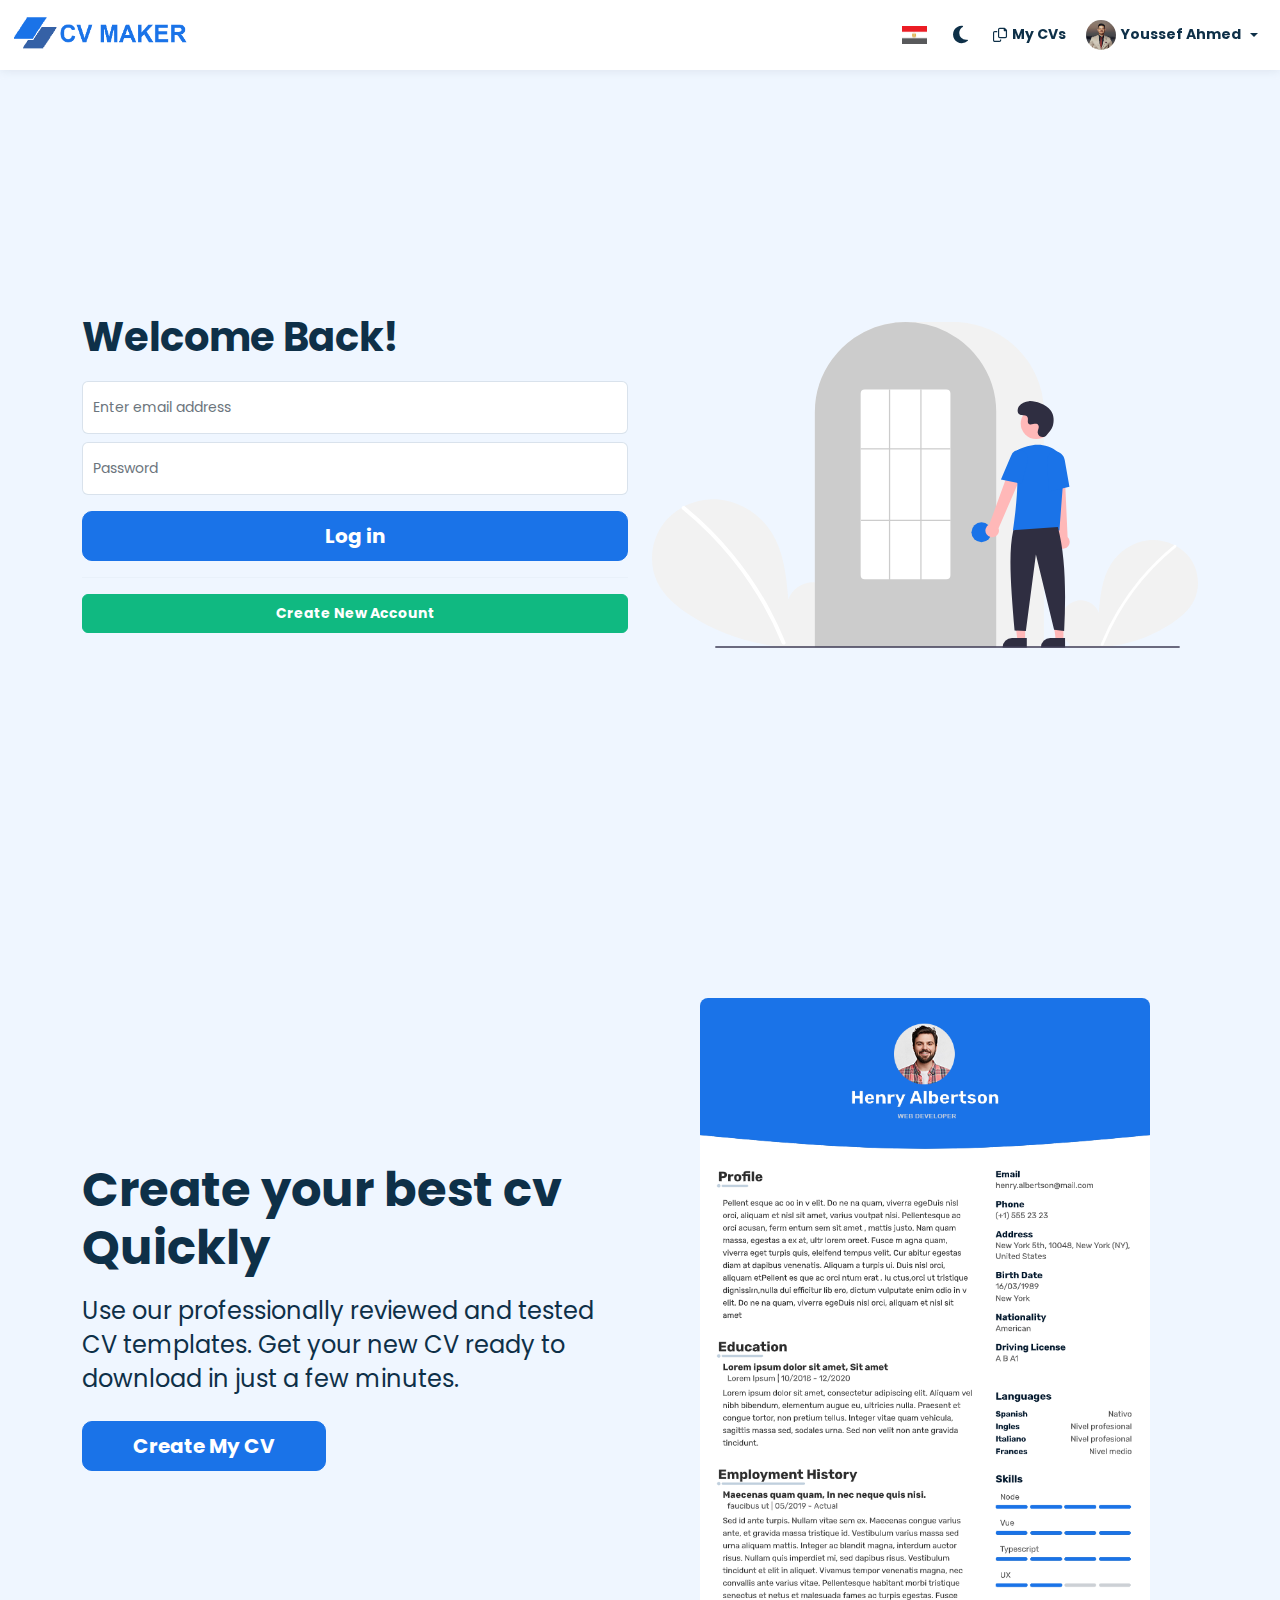
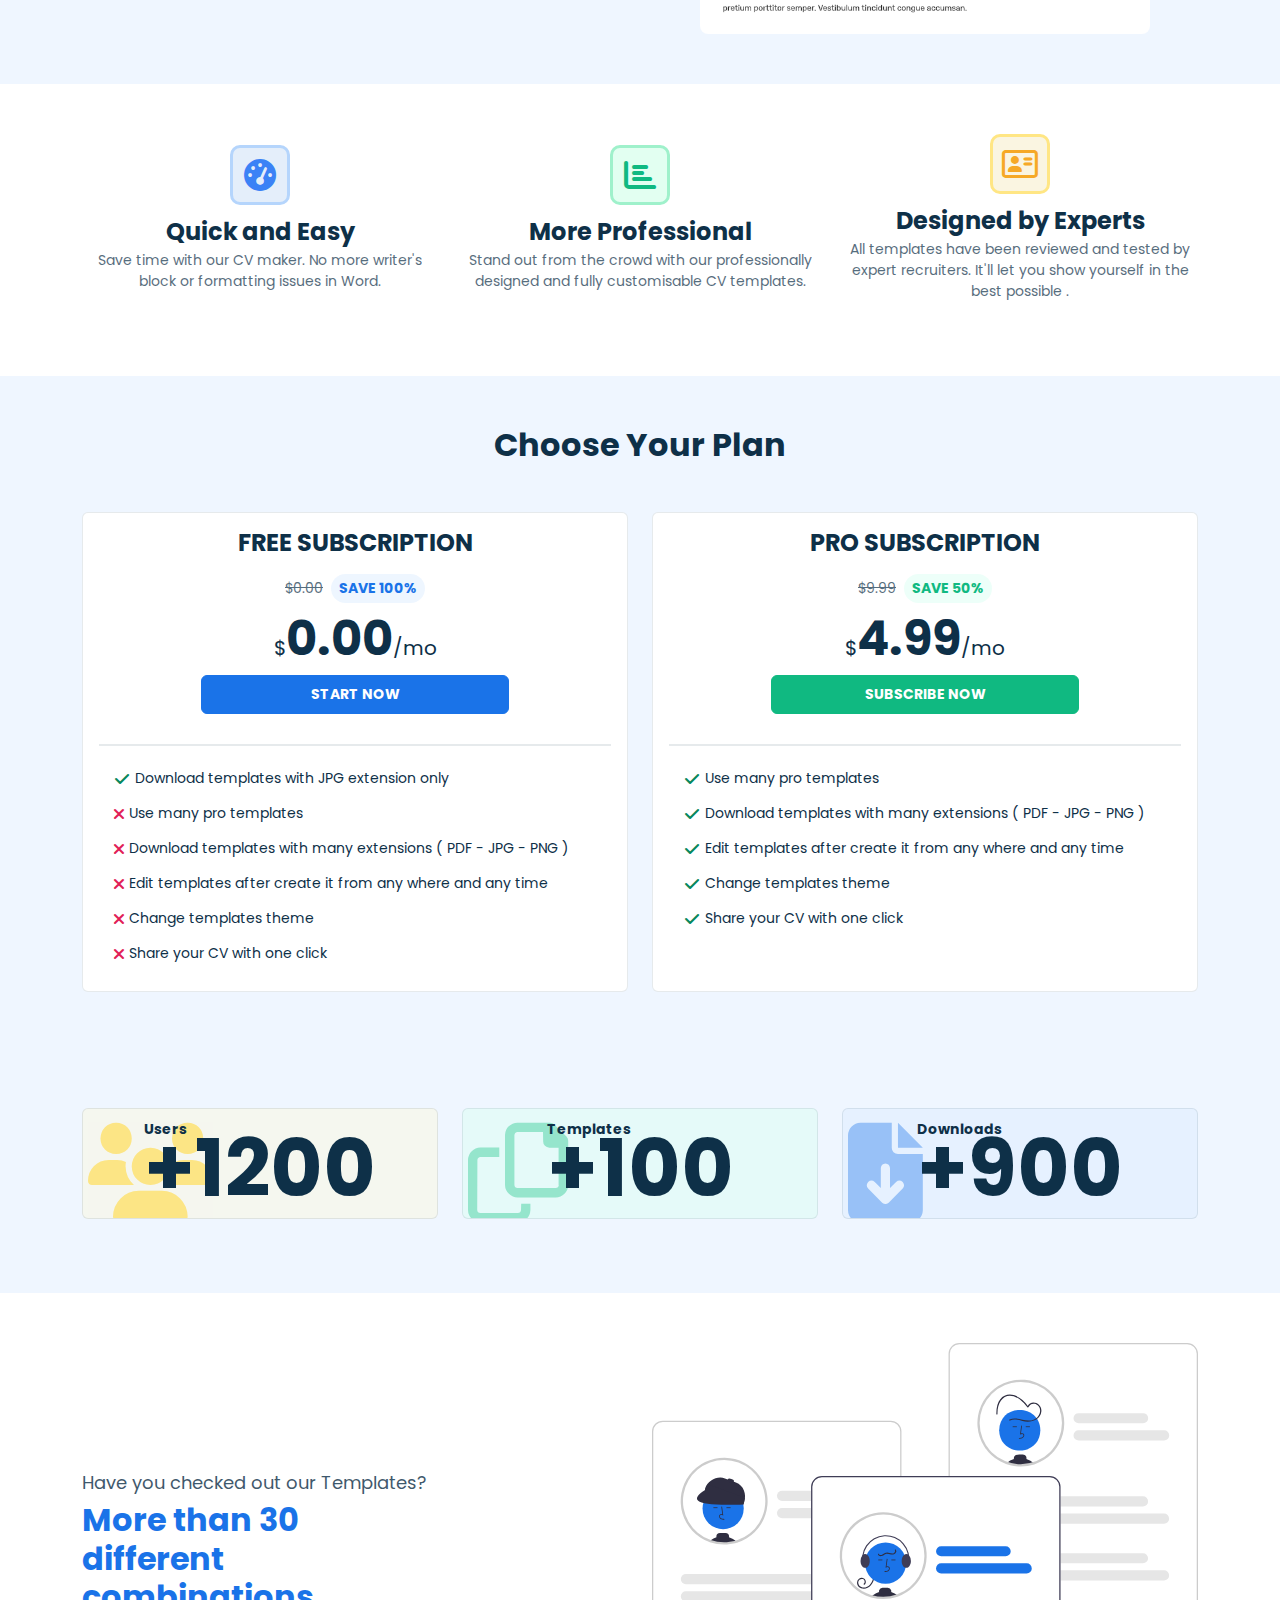
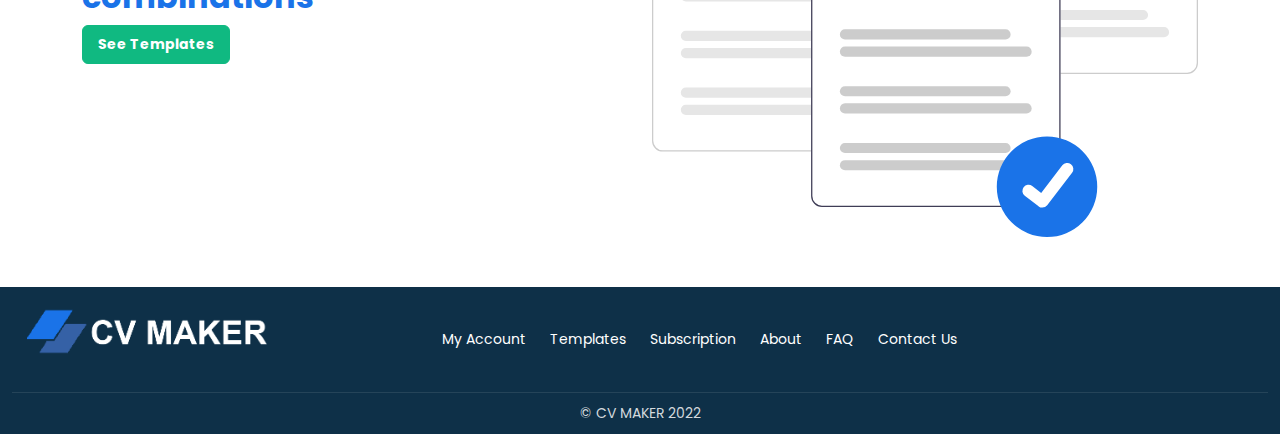
<file: index.html>
<!DOCTYPE html>
<html lang="en">
  <head>
    <meta charset="UTF-8" />
    <meta http-equiv="X-UA-Compatible" content="IE=edge" />
    <meta name="viewport" content="width=device-width, initial-scale=1.0" />
    <title>Home</title>
    <link rel="stylesheet" href="./css/swiper-bundle.css" />
    <link rel="stylesheet" href="./css/all.min.css" />
    <link rel="stylesheet" href="./css/bootstrap.min.css" />
    <link rel="stylesheet" href="./css/index.css" />
  </head>
  <body>
    <!-- ====================== START HEADER ====================== -->

    <header>
      <nav class="navbar fixed-top p-0">
        <div class="container-fluid">
          <a class="navbar-brand" href="/">
            <img src="./images/logo/logo-dark.png" alt="" />
          </a>

          <div class="desktop-links d-flex align-items-center">
            <div class="language-toggle mx-2">
              <img
                src="./images/logo/ar.jpg"
                alt="site language"
                title="lang"
              />
            </div>

            <div class="dark-mode-toggle mx-2">
              <i class="fas fa-moon icon"></i>
            </div>

            <ul
              class="navbar-nav me-auto mb-2 mb-lg-0 d-flex align-items-center flex-direction-row flex-row"
            >
              <li class="nav-item">
                <a class="nav-link" href="#">
                  <i class="far fa-copy"></i>
                  My CVs
                </a>
              </li>
              <li class="nav-item dropdown">
                <a
                  class="nav-link dropdown-toggle"
                  href="#"
                  role="button"
                  data-bs-toggle="dropdown"
                  aria-expanded="false"
                >
                  <img class="icon" src="./images/user.jpeg" alt="" />
                  Youssef Ahmed
                </a>
                <ul class="dropdown-menu">
                  <li>
                    <a class="dropdown-item" href="#">
                      <i class="fas fa-user"></i>
                      My Account
                    </a>
                  </li>

                  <li>
                    <a class="dropdown-item" href="#">
                      <i class="fas fa-door-closed"></i>
                      Logout
                    </a>
                  </li>
                </ul>
              </li>
            </ul>

            <button
              class="navbar-toggler d-none ms-1"
              type="button"
              data-bs-toggle="offcanvas"
              data-bs-target="#offcanvasNavbar"
              aria-controls="offcanvasNavbar"
            >
              <span></span>
              <span></span>
              <span></span>
            </button>
          </div>

          <div
            class="mobile-links offcanvas offcanvas-end"
            tabindex="-1"
            id="offcanvasNavbar"
            aria-labelledby="offcanvasNavbarLabel"
          >
            <div class="offcanvas-header">
              <h5 class="offcanvas-title" id="offcanvasNavbarLabel">Menu</h5>
              <button
                type="button"
                class="btn-close"
                data-bs-dismiss="offcanvas"
                aria-label="Close"
              >
                <i class="fas fa-times"></i>
              </button>
            </div>

            <div class="offcanvas-body">
              <ul class="navbar-nav justify-content-end flex-grow-1">
                <li class="nav-item">
                  <a class="nav-link" href="#">
                    <img class="icon" src="./images/user.jpeg" alt="" />
                    Youssef Ahmed
                  </a>
                </li>

                <li class="nav-item">
                  <a class="nav-link" href="#">
                    <i class="far fa-copy"></i>
                    My CVs
                  </a>
                </li>

                <li class="nav-item">
                  <a class="nav-link" href="#">
                    <i class="fas fa-door-closed"></i>
                    Logout
                  </a>
                </li>
              </ul>
            </div>
          </div>
        </div>
      </nav>
    </header>

    <!-- ====================== END HEADER ====================== -->

    <!-- ====================== START MAIN CONTENT ====================== -->

    <main class="home-page">
      <!-- ====================== START LOGIN SECTION ====================== -->

      <section class="login-section">
        <div class="container">
          <div class="row align-items-center">
            <div class="col-xl-6 mb-4">
              <h2 class="login-title">Welcome Back!</h2>
              <form>
                <div class="form-item mb-2">
                  <input
                    type="email"
                    class="form-control"
                    name="email"
                    placeholder="Enter email address"
                  />
                </div>

                <div class="form-item">
                  <input
                    type="password"
                    class="form-control"
                    name="password"
                    placeholder="Password"
                  />
                </div>

                <button class="login-button btn btn-xl btn-primary w-100 mt-3">
                  Log in
                </button>
              </form>

              <hr />

              <button
                class="login-button btn btn-success w-100"
                type="button"
                class="btn btn-primary"
                data-bs-toggle="modal"
                data-bs-target="#exampleModal"
                data-bs-whatever="@mdo"
              >
                Create New Account
              </button>
            </div>
            <div class="col-xl-6">
              <div class="login-image">
                <img
                  src="./images/login-image.svg"
                  alt="login image"
                  class="w-100"
                />
              </div>
            </div>
          </div>
        </div>

        <!-- Create new account modal -->
        <div
          class="modal fade"
          id="exampleModal"
          tabindex="-1"
          aria-labelledby="exampleModalLabel"
          aria-hidden="true"
        >
          <div class="modal-dialog">
            <form>
              <div class="modal-content">
                <div class="modal-header align-items-center">
                  <h1 class="modal-title fs-5" id="exampleModalLabel">
                    Create New Account
                  </h1>
                  <button
                    type="button"
                    class="btn-close pt-0"
                    data-bs-dismiss="modal"
                    aria-label="Close"
                  >
                    <i class="fas fa-times"></i>
                  </button>
                </div>
                <div class="modal-body">
                  <div class="form-item mb-2">
                    <input
                      type="text"
                      class="form-control"
                      name="name"
                      placeholder="Name"
                    />
                  </div>

                  <div class="form-item mb-2">
                    <input
                      type="email"
                      class="form-control"
                      name="email"
                      placeholder="Email"
                    />
                  </div>

                  <div class="form-item mb-2">
                    <input
                      type="password"
                      class="form-control"
                      name="password"
                      placeholder="Password"
                    />
                  </div>

                  <div class="form-item mb-2">
                    <input
                      type="password"
                      class="form-control"
                      name="passwordConfirm"
                      placeholder="Password Confirm"
                    />
                  </div>

                  <div class="form-item mb-2">
                    <select type="password" class="form-control" name="gender">
                      <option value="" disabled selected>Gender</option>
                      <option value="">Male</option>
                      <option value="">Female</option>
                    </select>
                  </div>
                </div>
                <div class="modal-footer">
                  <button class="btn btn-xl btn-success w-100">Register</button>
                </div>
              </div>
            </form>
          </div>
        </div>
      </section>

      <!-- ====================== END LOGIN SECTION ====================== -->

      <!-- ====================== START hero section ====================== -->

      <section class="hero-section">
        <div class="container">
          <div class="row pt-5 align-items-center">
            <div class="col col-md-6 col-lg-6 col-sm-12">
              <h1>
                Create your best cv <br />
                Quickly
              </h1>
              <p>
                Use our professionally reviewed and tested CV templates. Get
                your new CV ready to download in just a few minutes.
              </p>
              <a href="create_cv.html" class="btn btn-xl btn-primary"
                >Create My CV</a
              >
            </div>
            <div class="col col-md-6 col-lg-6 col-sm-12">
              <div class="image mx-auto">
                <img src="./images/hero.png" alt="tamplet photo" />
              </div>
            </div>
          </div>
        </div>
      </section>

      <!-- ====================== End hero section ====================== -->

      <!-- ====================== START Advantages section ====================== -->

      <section class="advantages-section">
        <div class="container">
          <div class="row text-center align-items-center">
            <div class="adv-card col-xl-4 mb-4">
              <span class="adv-icon blue">
                <i class="fas fa-tachometer-alt"></i>
              </span>
              <h3>Quick and Easy</h3>
              <p>
                Save time with our CV maker. No more writer's block or
                formatting issues in Word.
              </p>
            </div>
            <div class="adv-card col-xl-4 mb-4">
              <span class="adv-icon green">
                <i class="fas fa-chart-bar"></i>
              </span>

              <h3>More Professional</h3>
              <p>
                Stand out from the crowd with our professionally designed and
                fully customisable CV templates.
              </p>
            </div>
            <div class="adv-card col-xl-4 mb-4">
              <span class="adv-icon yellow">
                <i class="far fa-address-card"></i>
              </span>
              <h3>Designed by Experts</h3>
              <p>
                All templates have been reviewed and tested by expert
                recruiters. It'll let you show yourself in the best possible .
              </p>
            </div>
          </div>
        </div>
      </section>

      <!-- ====================== START Advantages section ====================== -->

      <!-- ====================== START SUBSCRIPTION SECTION ====================== -->

      <section class="subscription-section">
        <div class="container">
          <h3 class="section-title text-center mb-5">Choose Your Plan</h3>

          <div class="row">
            <div class="col-xl-6 mb-3">
              <div class="card">
                <div class="card-body">
                  <!-- card head -->
                  <div class="card-head text-center mb-3">
                    <h3 class="card-title">FREE SUBSCRIPTION</h3>
                  </div>

                  <!-- card price -->
                  <div class="card-price text-center">
                    <div class="price">
                      <div
                        class="discount d-flex align-items-center justify-content-center gap-2"
                      >
                        <span class="before-discount d-block">$0.00</span>
                        <span
                          class="text-primary bg-primary-opacity fw-bold after-discount d-block"
                        >
                          SAVE 100%
                        </span>
                      </div>

                      <div
                        class="dollar d-flex align-items-baseline justify-content-center"
                      >
                        $
                        <span>0.00</span>
                        /mo
                      </div>
                    </div>
                    <button class="subscripe-btn btn btn-primary">
                      START NOW
                    </button>
                  </div>

                  <!-- card list -->
                  <ul class="card-list pb-0">
                    <li class="list-item">
                      <i class="icon fas fa-check"></i>
                      Download templates with JPG extension only
                    </li>
                    <li class="list-item">
                      <i class="icon fas fa-times"></i>
                      Use many pro templates
                    </li>
                    <li class="list-item">
                      <i class="icon fas fa-times"></i>
                      Download templates with many extensions ( PDF - JPG - PNG
                      )
                    </li>
                    <li class="list-item">
                      <i class="icon fas fa-times"></i>
                      Edit templates after create it from any where and any time
                    </li>
                    <li class="list-item">
                      <i class="icon fas fa-times"></i>
                      Change templates theme
                    </li>
                    <li class="list-item">
                      <i class="icon fas fa-times"></i>
                      Share your CV with one click
                    </li>
                  </ul>
                </div>
              </div>
            </div>

            <div class="col-xl-6">
              <div class="card">
                <div class="card-body">
                  <!-- card head -->
                  <div class="card-head text-center mb-3">
                    <h3 class="card-title">PRO SUBSCRIPTION</h3>
                  </div>

                  <!-- card price -->
                  <div class="card-price text-center">
                    <div class="price">
                      <div
                        class="discount d-flex align-items-center justify-content-center gap-2"
                      >
                        <span class="before-discount d-block">$9.99</span>
                        <span
                          class="text-success bg-success-opacity fw-bold after-discount d-block"
                        >
                          SAVE 50%
                        </span>
                      </div>

                      <div
                        class="dollar d-flex align-items-baseline justify-content-center"
                      >
                        $
                        <span>4.99</span>
                        /mo
                      </div>
                    </div>
                    <button class="subscripe-btn btn btn-success">
                      SUBSCRIBE NOW
                    </button>
                  </div>

                  <!-- card list -->
                  <ul class="card-list pb-0">
                    <li class="list-item">
                      <i class="icon fas fa-check"></i>
                      Use many pro templates
                    </li>
                    <li class="list-item">
                      <i class="icon fas fa-check"></i>
                      Download templates with many extensions ( PDF - JPG - PNG
                      )
                    </li>
                    <li class="list-item">
                      <i class="icon fas fa-check"></i>
                      Edit templates after create it from any where and any time
                    </li>
                    <li class="list-item">
                      <i class="icon fas fa-check"></i>
                      Change templates theme
                    </li>
                    <li class="list-item">
                      <i class="icon fas fa-check"></i>
                      Share your CV with one click
                    </li>
                  </ul>
                </div>
              </div>
            </div>
          </div>
        </div>
      </section>

      <!-- ====================== END SUBSCRIPTION SECTION ====================== -->

      <!-- ====================== START STATISTICS SECTION ====================== -->

      <section class="statistics-section">
        <div class="container">
          <div class="row">
            <div class="col-xl-4 mb-4">
              <div class="card bg-warning-opacity" title="Users">
                <span class="icon text-warning">
                  <i class="fas fa-users"></i>
                </span>
                <div class="d-flex align-items-center justify-content-center">
                  <div class="info">
                    <span class="text d-block">Users</span>
                    <span class="count d-block">+1200</span>
                  </div>
                </div>
              </div>
            </div>

            <div class="col-xl-4 mb-4">
              <div class="card bg-success-opacity" title="Templates">
                <span class="icon text-success">
                  <i class="far fa-copy"></i>
                </span>
                <div class="d-flex align-items-center justify-content-center">
                  <div class="info">
                    <span class="text d-block">Templates</span>
                    <span class="count d-block">+100</span>
                  </div>
                </div>
              </div>
            </div>

            <div class="col-xl-4 mb-4">
              <div class="card bg-primary-opacity" title="Downloads">
                <span class="icon text-primary">
                  <i class="fas fa-file-download"></i>
                </span>
                <div class="d-flex align-items-center justify-content-center">
                  <div class="info">
                    <span class="text d-block">Downloads</span>
                    <span class="count d-block">+900</span>
                  </div>
                </div>
              </div>
            </div>
          </div>
        </div>
      </section>

      <!-- ====================== END STATISTICS SECTION ====================== -->

      <!-- ====================== START Different conbinations section ====================== -->

      <section class="different-conbinations-section">
        <div class="container">
          <div class="row align-items-center">
            <div class="col-xl-6 mb-5">
              <div class="left-area">
                <p class="conbinations-text">
                  Have you checked out our Templates?
                </p>
                <h3 class="conbinations-title">
                  More than 30 different combinations
                </h3>
                <button class="conbinations-btn btn btn-success">
                  See Templates
                </button>
              </div>
            </div>

            <div class="col-xl-6 mx-auto">
              <div class="conbinations-image text-center">
                <img
                  src="images/different-templates.svg"
                  class="w-100"
                  alt="conbinations-image"
                />
              </div>
            </div>
          </div>
        </div>
      </section>

      <!-- ====================== END Different conbinations section ====================== -->
    </main>

    <!-- ====================== END MAIN CONTENT ====================== -->

    <!-- ====================== START FOOTER ====================== -->

    <footer>
      <div class="container-fluid">
        <div class="top-footer">
          <div class="row align-items-center">
            <div class="col-xl-4 mb-3">
              <a href="/" class="logo">
                <img src="./images/logo/logo-light.png" alt="" />
              </a>
            </div>
            <div class="col-xl-8">
              <ul class="links d-flex align-items-center flex-wrap gap-4">
                <a href="#">My Account</a>
                <a href="#">Templates</a>
                <a href="#">Subscription</a>
                <a href="about.html">About</a>
                <a href="faq.html">FAQ</a>
                <a href="contact.html">Contact Us</a>
              </ul>
            </div>
          </div>
        </div>

        <div class="bottom-footer">
          <p class="footer-text text-center m-0">&copy; CV MAKER 2022</p>
        </div>
      </div>
    </footer>

    <!-- ====================== END FOOTER ====================== -->

    <!-- SCRIPT -->
    <script src="./js/swiper-bundle.min.js"></script>
    <script src="./js/bootstrap.bundle.min.js"></script>
    <script src="./js/index.js"></script>
  </body>
</html>
</file>
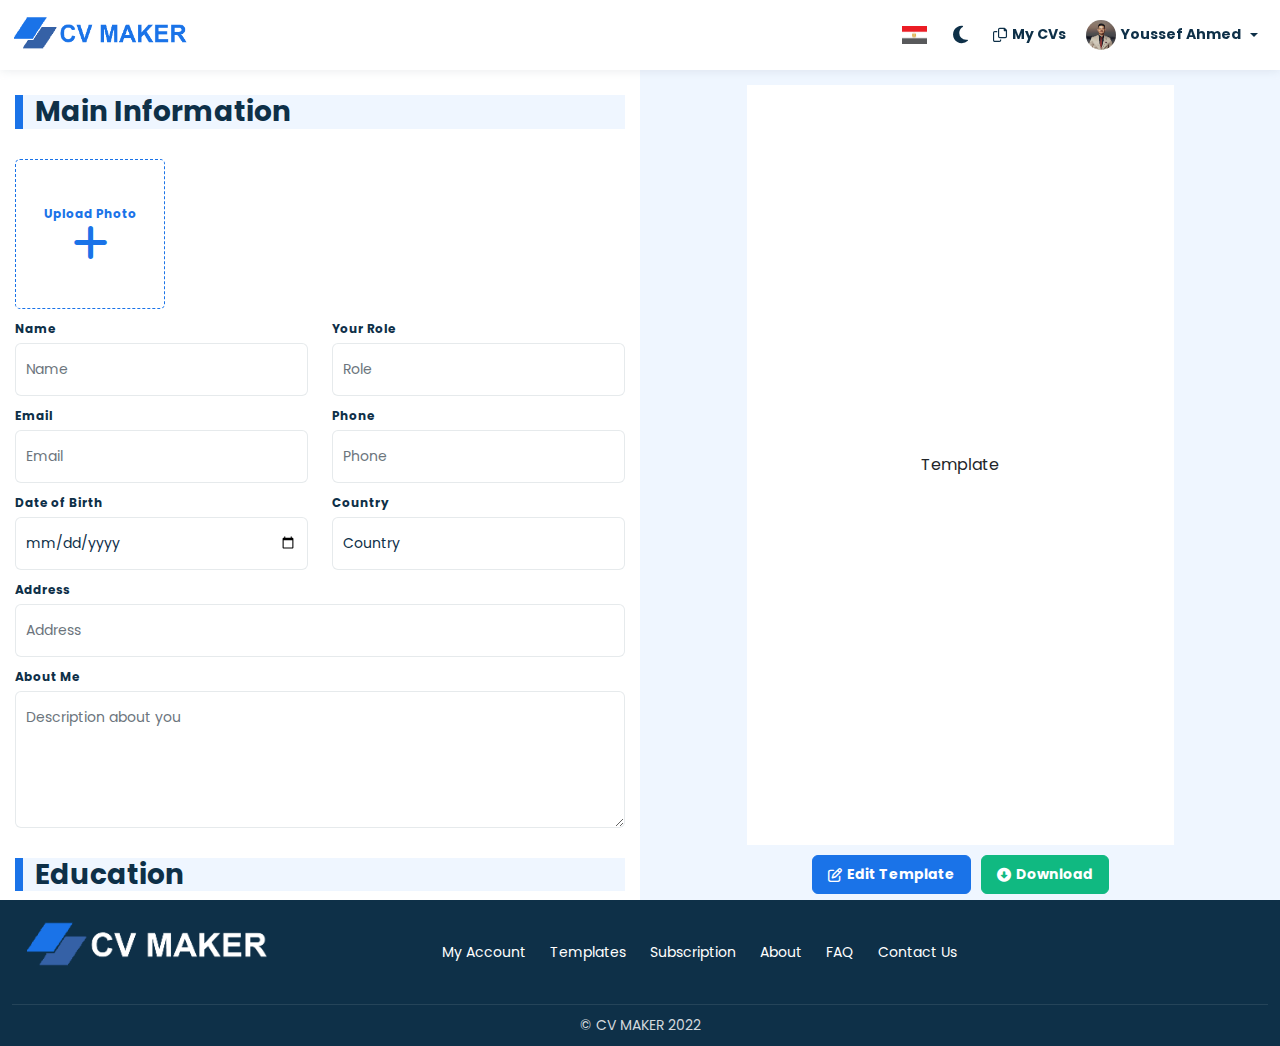
<file: create_cv.html>
<!DOCTYPE html>
<html lang="en">
  <head>
    <meta charset="UTF-8" />
    <meta http-equiv="X-UA-Compatible" content="IE=edge" />
    <meta name="viewport" content="width=device-width, initial-scale=1.0" />
    <title>Home</title>
    <link rel="stylesheet" href="./css/swiper-bundle.css" />
    <link rel="stylesheet" href="./css/all.min.css" />
    <link rel="stylesheet" href="./css/bootstrap.min.css" />
    <link rel="stylesheet" href="./css/index.css" />
  </head>
  <body>
    <!-- ====================== START HEADER ====================== -->

    <header>
      <nav class="navbar fixed-top p-0">
        <div class="container-fluid">
          <a class="navbar-brand" href="/">
            <img src="./images/logo/logo-dark.png" alt="" />
          </a>

          <div class="desktop-links d-flex align-items-center">
            <div class="language-toggle mx-2">
              <img
                src="./images/logo/ar.jpg"
                alt="site language"
                title="lang"
              />
            </div>

            <div class="dark-mode-toggle mx-2">
              <i class="fas fa-moon icon"></i>
            </div>

            <ul
              class="navbar-nav me-auto mb-2 mb-lg-0 d-flex align-items-center flex-direction-row flex-row"
            >
              <li class="nav-item">
                <a class="nav-link" href="#">
                  <i class="far fa-copy"></i>
                  My CVs
                </a>
              </li>
              <li class="nav-item dropdown">
                <a
                  class="nav-link dropdown-toggle"
                  href="#"
                  role="button"
                  data-bs-toggle="dropdown"
                  aria-expanded="false"
                >
                  <img class="icon" src="./images/user.jpeg" alt="" />
                  Youssef Ahmed
                </a>
                <ul class="dropdown-menu">
                  <li>
                    <a class="dropdown-item" href="#">
                      <i class="fas fa-user"></i>
                      My Account
                    </a>
                  </li>

                  <li>
                    <a class="dropdown-item" href="#">
                      <i class="fas fa-door-closed"></i>
                      Logout
                    </a>
                  </li>
                </ul>
              </li>
            </ul>

            <button
              class="navbar-toggler d-none ms-1"
              type="button"
              data-bs-toggle="offcanvas"
              data-bs-target="#offcanvasNavbar"
              aria-controls="offcanvasNavbar"
            >
              <span></span>
              <span></span>
              <span></span>
            </button>
          </div>

          <div
            class="mobile-links offcanvas offcanvas-end"
            tabindex="-1"
            id="offcanvasNavbar"
            aria-labelledby="offcanvasNavbarLabel"
          >
            <div class="offcanvas-header">
              <h5 class="offcanvas-title" id="offcanvasNavbarLabel">Menu</h5>
              <button
                type="button"
                class="btn-close"
                data-bs-dismiss="offcanvas"
                aria-label="Close"
              >
                <i class="fas fa-times"></i>
              </button>
            </div>

            <div class="offcanvas-body">
              <ul class="navbar-nav justify-content-end flex-grow-1">
                <li class="nav-item">
                  <a class="nav-link" href="#">
                    <img class="icon" src="./images/user.jpeg" alt="" />
                    Youssef Ahmed
                  </a>
                </li>

                <li class="nav-item">
                  <a class="nav-link" href="#">
                    <i class="far fa-copy"></i>
                    My CVs
                  </a>
                </li>

                <li class="nav-item">
                  <a class="nav-link" href="#">
                    <i class="fas fa-door-closed"></i>
                    Logout
                  </a>
                </li>
              </ul>
            </div>
          </div>
        </div>
      </nav>
    </header>

    <!-- ====================== END HEADER ====================== -->

    <!-- ====================== START MAIN CONTENT ====================== -->

    <main class="create-cv-page">
      <div class="cv-form">
        <form>
          <section id="main-information">
            <h2 class="section-title">Main Information</h2>

            <div class="row">
              <div class="col-xl-12">
                <div class="form-uploader-item">
                  <label
                    for="photo"
                    class="form-uploader-label"
                    title="Upload Photo"
                  >
                    <div class="content">
                      <span>Upload Photo</span>
                      <i class="fas fa-plus icon"></i>
                    </div>
                  </label>
                  <input
                    type="file"
                    class="form-uploader"
                    id="photo"
                    name="photo"
                  />
                </div>
              </div>

              <div class="col-xl-6">
                <div class="form-item">
                  <label for="dateOfBirth">Name</label>
                  <input
                    type="text"
                    class="form-control"
                    name="name"
                    placeholder="Name"
                  />
                </div>
              </div>

              <div class="col-xl-6">
                <div class="form-item">
                  <label for="dateOfBirth">Your Role</label>
                  <input
                    type="text"
                    class="form-control"
                    name="role"
                    placeholder="Role"
                  />
                </div>
              </div>

              <div class="col-xl-6">
                <div class="form-item">
                  <label for="dateOfBirth">Email</label>
                  <input
                    type="email"
                    class="form-control"
                    name="email"
                    placeholder="Email"
                  />
                </div>
              </div>

              <div class="col-xl-6">
                <div class="form-item">
                  <label for="dateOfBirth">Phone</label>
                  <input
                    type="number"
                    class="form-control"
                    name="phone"
                    placeholder="Phone"
                  />
                </div>
              </div>

              <div class="col-xl-6">
                <div class="form-item">
                  <label for="dateOfBirth">Date of Birth</label>
                  <input
                    type="date"
                    class="form-control"
                    id="dateOfBirth"
                    name="dateOfBirth"
                  />
                </div>
              </div>

              <div class="col-xl-6">
                <div class="form-item">
                  <label for="dateOfBirth">Country</label>
                  <select name="country" class="form-control">
                    <option value="" disabled selected>Country</option>
                    <option value="egypt">Egypt</option>
                    <option value="1">US</option>
                    <option value="2">asdasd</option>
                    <option value="3">sadasd</option>
                  </select>
                </div>
              </div>

              <div class="col-xl-12">
                <div class="form-item">
                  <label for="dateOfBirth">Address</label>
                  <input
                    type="text"
                    class="form-control"
                    name="address"
                    placeholder="Address"
                  />
                </div>
              </div>

              <div class="col-xl-12">
                <div class="form-item">
                  <label for="dateOfBirth">About Me</label>
                  <textarea
                    name="aboutMe"
                    id="aboutMe"
                    class="form-control"
                    placeholder="Description about you"
                    cols="30"
                    rows="5"
                  ></textarea>
                </div>
              </div>
            </div>
          </section>

          <section id="education">
            <h2 class="section-title">Education</h2>

            <button class="add-more" type="button">
              <i class="fas fa-plus"></i>
              Add More
            </button>
          </section>

          <section id="work-experience">
            <h2 class="section-title">Work Experience</h2>

            <button class="add-more" type="button">
              <i class="fas fa-plus"></i>
              Add More
            </button>
          </section>

          <section id="languages">
            <h2 class="section-title">Languages</h2>

            <button class="add-more" type="button">
              <i class="fas fa-plus"></i>
              Add More
            </button>
          </section>

          <section id="skills">
            <h2 class="section-title">Skills</h2>

            <button class="add-more" type="button">
              <i class="fas fa-plus"></i>
              Add More
            </button>
          </section>
        </form>
      </div>
      <div class="cv-preview">
        <div id="template">Template</div>
        <div class="actions">
          <button class="btn btn-primary d-flex">
            <i class="far fa-edit"></i>
            Edit Template
          </button>
          <button class="btn btn-success d-flex">
            <i class="fas fa-arrow-alt-circle-down"></i>
            Download
          </button>
        </div>
      </div>
    </main>

    <!-- ====================== END MAIN CONTENT ====================== -->

    <!-- ====================== START FOOTER ====================== -->

    <footer>
      <div class="container-fluid">
        <div class="top-footer">
          <div class="row align-items-center">
            <div class="col-xl-4 mb-3">
              <a href="/" class="logo">
                <img src="./images/logo/logo-light.png" alt="" />
              </a>
            </div>
            <div class="col-xl-8">
              <ul class="links d-flex align-items-center flex-wrap gap-4">
                <a href="#">My Account</a>
                <a href="#">Templates</a>
                <a href="#">Subscription</a>
                <a href="about.html">About</a>
                <a href="faq.html">FAQ</a>
                <a href="contact.html">Contact Us</a>
              </ul>
            </div>
          </div>
        </div>

        <div class="bottom-footer">
          <p class="footer-text text-center m-0">&copy; CV MAKER 2022</p>
        </div>
      </div>
    </footer>

    <!-- ====================== END FOOTER ====================== -->

    <!-- SCRIPT -->
    <script src="./js/swiper-bundle.min.js"></script>
    <script src="./js/bootstrap.bundle.min.js"></script>
    <script src="./js/index.js"></script>
  </body>
</html>
</file>
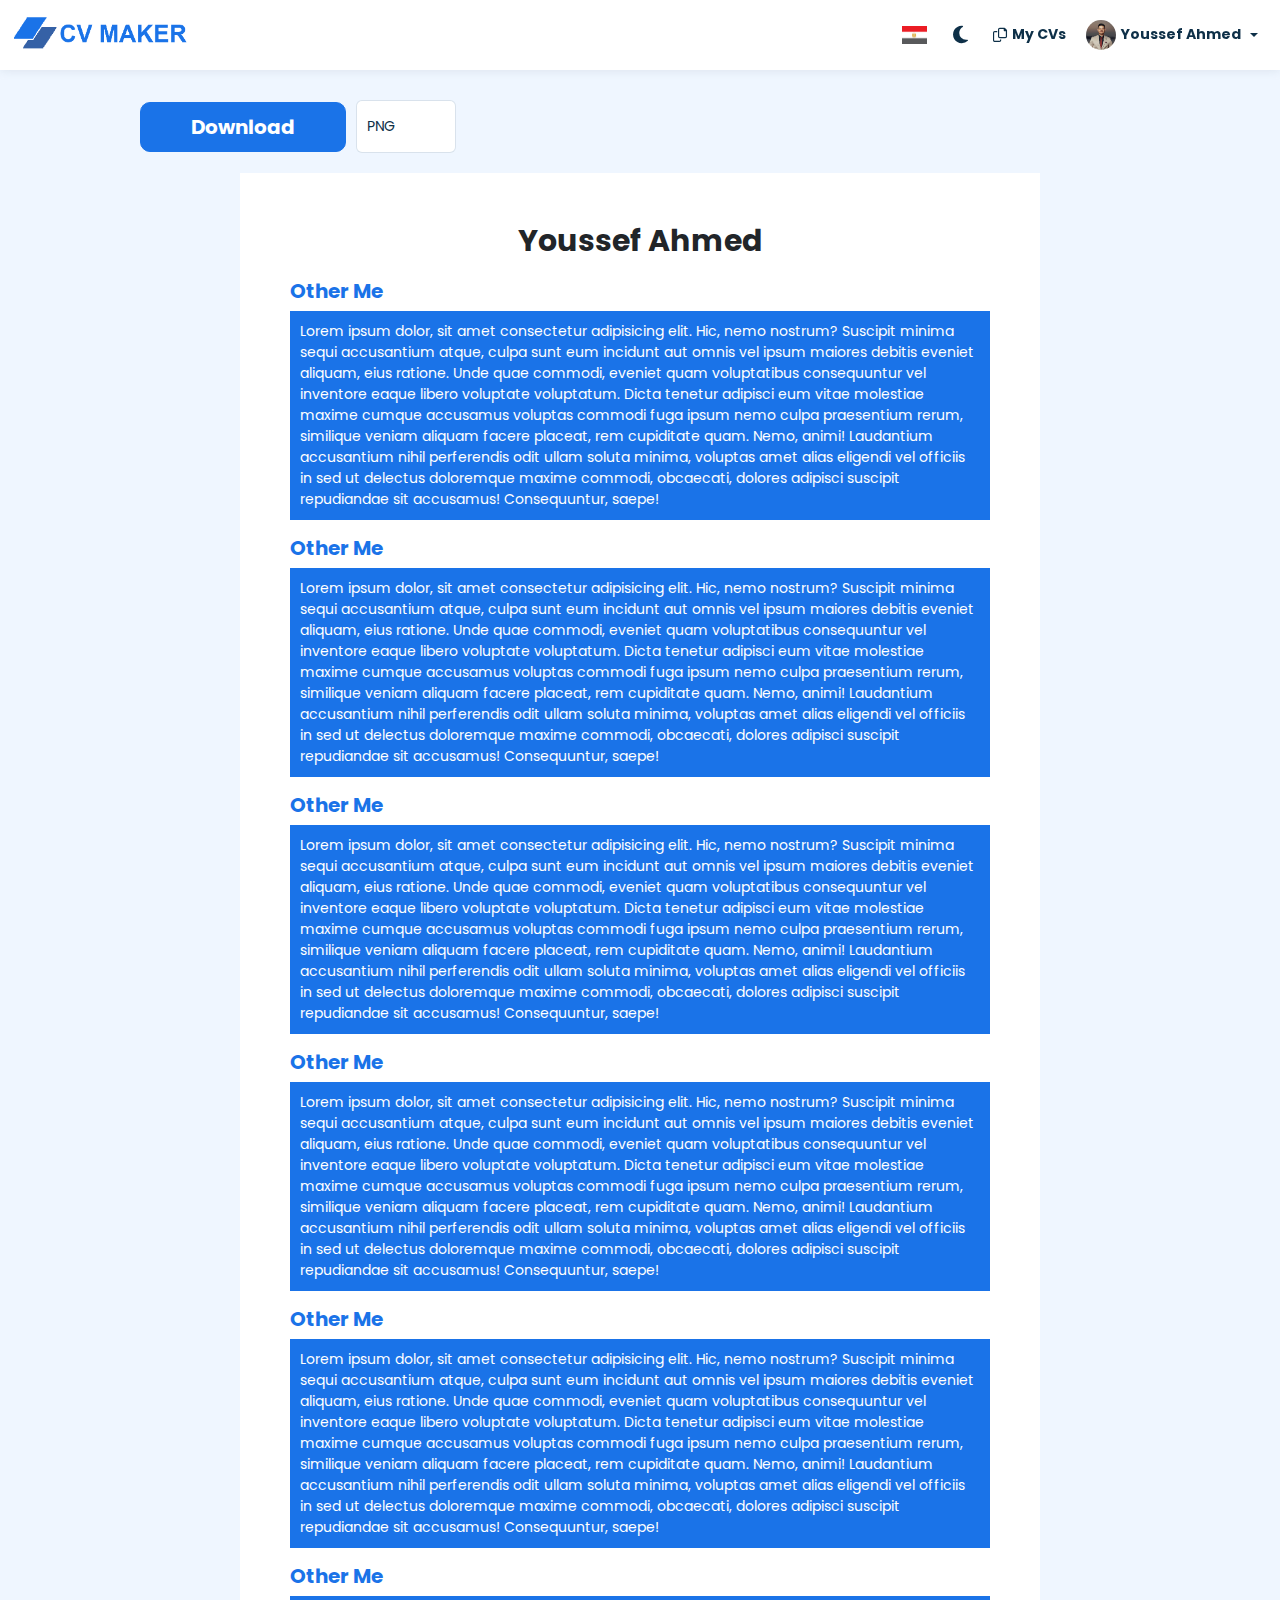
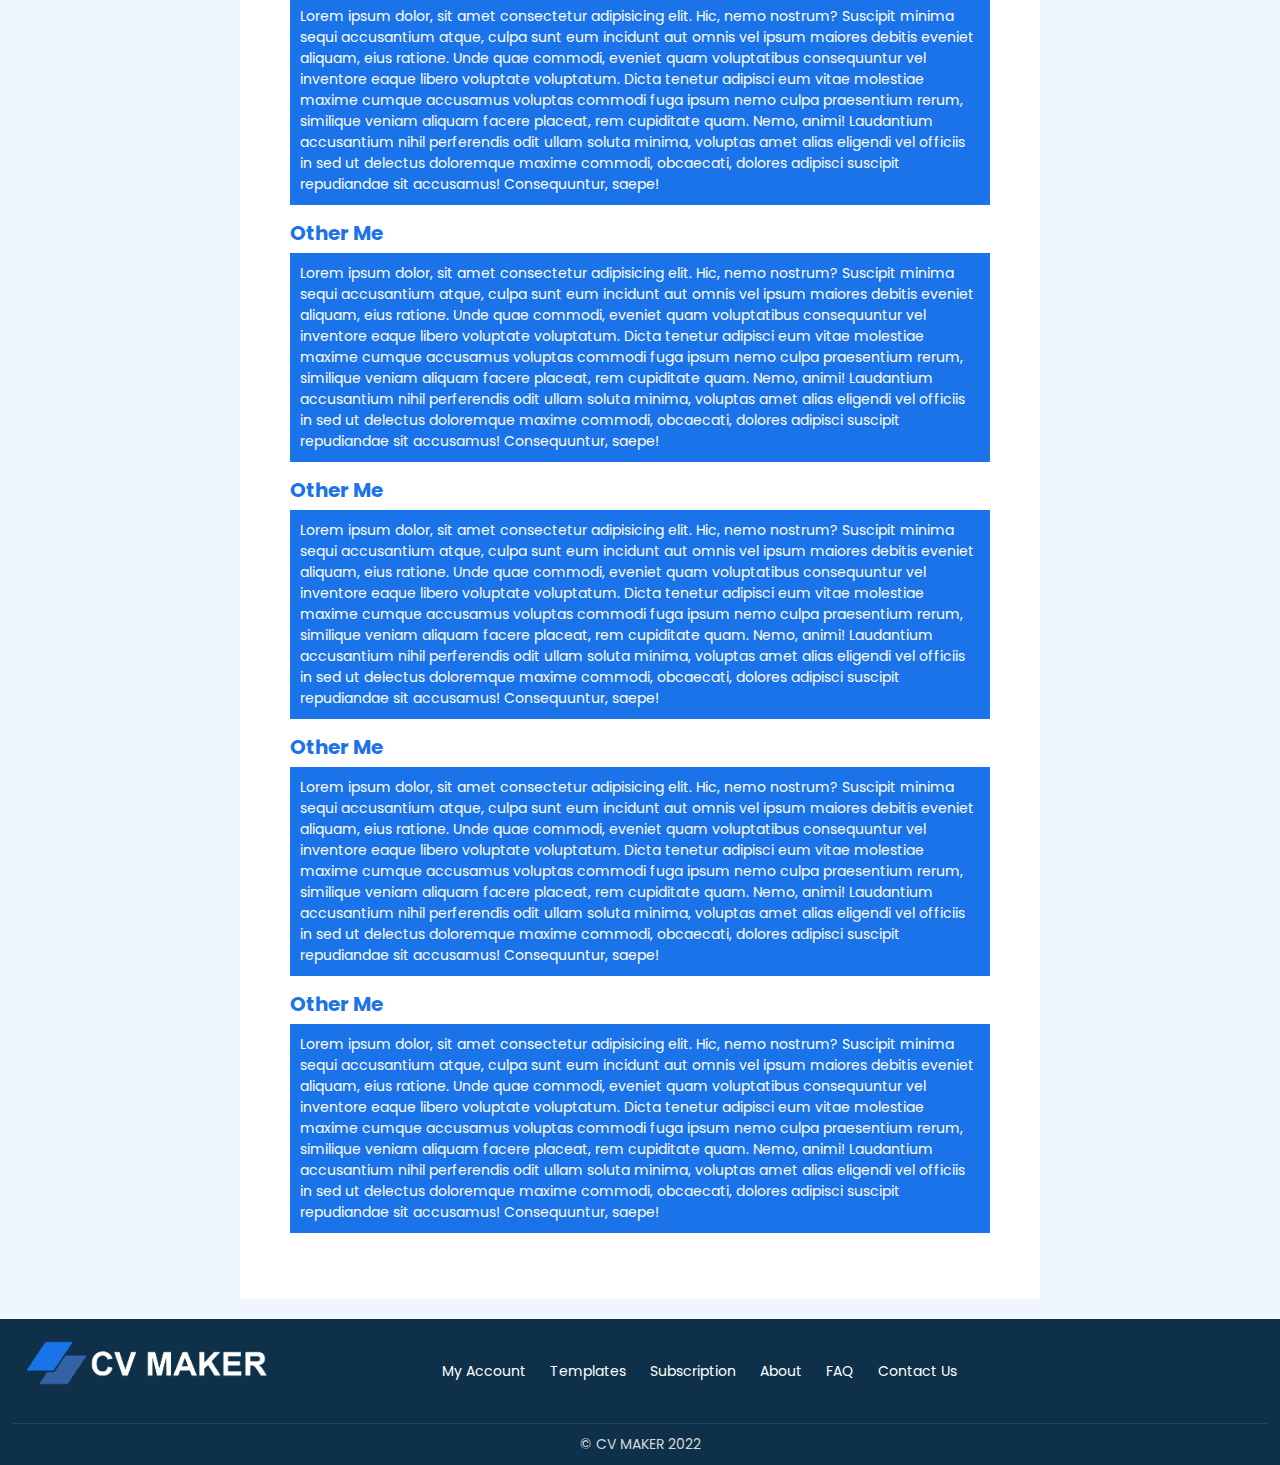
<file: download_cv.html>
<!DOCTYPE html>
<html lang="en">
  <head>
    <meta charset="UTF-8" />
    <meta http-equiv="X-UA-Compatible" content="IE=edge" />
    <meta name="viewport" content="width=device-width, initial-scale=1.0" />
    <title>Home</title>
    <link rel="stylesheet" href="./css/swiper-bundle.css" />
    <link rel="stylesheet" href="./css/all.min.css" />
    <link rel="stylesheet" href="./css/bootstrap.min.css" />
    <link rel="stylesheet" href="./css/index.css" />
  </head>
  <body>
    <!-- ====================== START HEADER ====================== -->

    <header>
      <nav class="navbar fixed-top p-0">
        <div class="container-fluid">
          <a class="navbar-brand" href="/">
            <img src="./images/logo/logo-dark.png" alt="" />
          </a>

          <div class="desktop-links d-flex align-items-center">
            <div class="language-toggle mx-2">
              <img
                src="./images/logo/ar.jpg"
                alt="site language"
                title="lang"
              />
            </div>

            <div class="dark-mode-toggle mx-2">
              <i class="fas fa-moon icon"></i>
            </div>

            <ul
              class="navbar-nav me-auto mb-2 mb-lg-0 d-flex align-items-center flex-direction-row flex-row"
            >
              <li class="nav-item">
                <a class="nav-link" href="#">
                  <i class="far fa-copy"></i>
                  My CVs
                </a>
              </li>
              <li class="nav-item dropdown">
                <a
                  class="nav-link dropdown-toggle"
                  href="#"
                  role="button"
                  data-bs-toggle="dropdown"
                  aria-expanded="false"
                >
                  <img class="icon" src="./images/user.jpeg" alt="" />
                  Youssef Ahmed
                </a>
                <ul class="dropdown-menu">
                  <li>
                    <a class="dropdown-item" href="#">
                      <i class="fas fa-user"></i>
                      My Account
                    </a>
                  </li>

                  <li>
                    <a class="dropdown-item" href="#">
                      <i class="fas fa-door-closed"></i>
                      Logout
                    </a>
                  </li>
                </ul>
              </li>
            </ul>

            <button
              class="navbar-toggler d-none ms-1"
              type="button"
              data-bs-toggle="offcanvas"
              data-bs-target="#offcanvasNavbar"
              aria-controls="offcanvasNavbar"
            >
              <span></span>
              <span></span>
              <span></span>
            </button>
          </div>

          <div
            class="mobile-links offcanvas offcanvas-end"
            tabindex="-1"
            id="offcanvasNavbar"
            aria-labelledby="offcanvasNavbarLabel"
          >
            <div class="offcanvas-header">
              <h5 class="offcanvas-title" id="offcanvasNavbarLabel">Menu</h5>
              <button
                type="button"
                class="btn-close"
                data-bs-dismiss="offcanvas"
                aria-label="Close"
              >
                <i class="fas fa-times"></i>
              </button>
            </div>

            <div class="offcanvas-body">
              <ul class="navbar-nav justify-content-end flex-grow-1">
                <li class="nav-item">
                  <a class="nav-link" href="#">
                    <img class="icon" src="./images/user.jpeg" alt="" />
                    Youssef Ahmed
                  </a>
                </li>

                <li class="nav-item">
                  <a class="nav-link" href="#">
                    <i class="far fa-copy"></i>
                    My CVs
                  </a>
                </li>

                <li class="nav-item">
                  <a class="nav-link" href="#">
                    <i class="fas fa-door-closed"></i>
                    Logout
                  </a>
                </li>
              </ul>
            </div>
          </div>
        </div>
      </nav>
    </header>

    <!-- ====================== END HEADER ====================== -->

    <!-- ====================== START MAIN CONTENT ====================== -->

    <main class="download-page">
      <div class="container">
        <div class="actions">
          <button id="download-button" class="btn btn-xl btn-primary">
            Download
          </button>
          <select id="download-options" class="form-control">
            <option value="png">PNG</option>
            <option value="jpeg">JPG</option>
            <option value="pdf">PDF</option>
          </select>
        </div>

        <div class="template-view">
          <h2 class="template_name">Youssef Ahmed</h2>

          <h5 class="template_sec-title">Other Me</h5>
          <p class="template_text">
            Lorem ipsum dolor, sit amet consectetur adipisicing elit. Hic, nemo
            nostrum? Suscipit minima sequi accusantium atque, culpa sunt eum
            incidunt aut omnis vel ipsum maiores debitis eveniet aliquam, eius
            ratione. Unde quae commodi, eveniet quam voluptatibus consequuntur
            vel inventore eaque libero voluptate voluptatum. Dicta tenetur
            adipisci eum vitae molestiae maxime cumque accusamus voluptas
            commodi fuga ipsum nemo culpa praesentium rerum, similique veniam
            aliquam facere placeat, rem cupiditate quam. Nemo, animi! Laudantium
            accusantium nihil perferendis odit ullam soluta minima, voluptas
            amet alias eligendi vel officiis in sed ut delectus doloremque
            maxime commodi, obcaecati, dolores adipisci suscipit repudiandae sit
            accusamus! Consequuntur, saepe!
          </p>

          <h5 class="template_sec-title">Other Me</h5>
          <p class="template_text">
            Lorem ipsum dolor, sit amet consectetur adipisicing elit. Hic, nemo
            nostrum? Suscipit minima sequi accusantium atque, culpa sunt eum
            incidunt aut omnis vel ipsum maiores debitis eveniet aliquam, eius
            ratione. Unde quae commodi, eveniet quam voluptatibus consequuntur
            vel inventore eaque libero voluptate voluptatum. Dicta tenetur
            adipisci eum vitae molestiae maxime cumque accusamus voluptas
            commodi fuga ipsum nemo culpa praesentium rerum, similique veniam
            aliquam facere placeat, rem cupiditate quam. Nemo, animi! Laudantium
            accusantium nihil perferendis odit ullam soluta minima, voluptas
            amet alias eligendi vel officiis in sed ut delectus doloremque
            maxime commodi, obcaecati, dolores adipisci suscipit repudiandae sit
            accusamus! Consequuntur, saepe!
          </p>

          <h5 class="template_sec-title">Other Me</h5>
          <p class="template_text">
            Lorem ipsum dolor, sit amet consectetur adipisicing elit. Hic, nemo
            nostrum? Suscipit minima sequi accusantium atque, culpa sunt eum
            incidunt aut omnis vel ipsum maiores debitis eveniet aliquam, eius
            ratione. Unde quae commodi, eveniet quam voluptatibus consequuntur
            vel inventore eaque libero voluptate voluptatum. Dicta tenetur
            adipisci eum vitae molestiae maxime cumque accusamus voluptas
            commodi fuga ipsum nemo culpa praesentium rerum, similique veniam
            aliquam facere placeat, rem cupiditate quam. Nemo, animi! Laudantium
            accusantium nihil perferendis odit ullam soluta minima, voluptas
            amet alias eligendi vel officiis in sed ut delectus doloremque
            maxime commodi, obcaecati, dolores adipisci suscipit repudiandae sit
            accusamus! Consequuntur, saepe!
          </p>

          <h5 class="template_sec-title">Other Me</h5>
          <p class="template_text">
            Lorem ipsum dolor, sit amet consectetur adipisicing elit. Hic, nemo
            nostrum? Suscipit minima sequi accusantium atque, culpa sunt eum
            incidunt aut omnis vel ipsum maiores debitis eveniet aliquam, eius
            ratione. Unde quae commodi, eveniet quam voluptatibus consequuntur
            vel inventore eaque libero voluptate voluptatum. Dicta tenetur
            adipisci eum vitae molestiae maxime cumque accusamus voluptas
            commodi fuga ipsum nemo culpa praesentium rerum, similique veniam
            aliquam facere placeat, rem cupiditate quam. Nemo, animi! Laudantium
            accusantium nihil perferendis odit ullam soluta minima, voluptas
            amet alias eligendi vel officiis in sed ut delectus doloremque
            maxime commodi, obcaecati, dolores adipisci suscipit repudiandae sit
            accusamus! Consequuntur, saepe!
          </p>

          <h5 class="template_sec-title">Other Me</h5>
          <p class="template_text">
            Lorem ipsum dolor, sit amet consectetur adipisicing elit. Hic, nemo
            nostrum? Suscipit minima sequi accusantium atque, culpa sunt eum
            incidunt aut omnis vel ipsum maiores debitis eveniet aliquam, eius
            ratione. Unde quae commodi, eveniet quam voluptatibus consequuntur
            vel inventore eaque libero voluptate voluptatum. Dicta tenetur
            adipisci eum vitae molestiae maxime cumque accusamus voluptas
            commodi fuga ipsum nemo culpa praesentium rerum, similique veniam
            aliquam facere placeat, rem cupiditate quam. Nemo, animi! Laudantium
            accusantium nihil perferendis odit ullam soluta minima, voluptas
            amet alias eligendi vel officiis in sed ut delectus doloremque
            maxime commodi, obcaecati, dolores adipisci suscipit repudiandae sit
            accusamus! Consequuntur, saepe!
          </p>

          <h5 class="template_sec-title">Other Me</h5>
          <p class="template_text">
            Lorem ipsum dolor, sit amet consectetur adipisicing elit. Hic, nemo
            nostrum? Suscipit minima sequi accusantium atque, culpa sunt eum
            incidunt aut omnis vel ipsum maiores debitis eveniet aliquam, eius
            ratione. Unde quae commodi, eveniet quam voluptatibus consequuntur
            vel inventore eaque libero voluptate voluptatum. Dicta tenetur
            adipisci eum vitae molestiae maxime cumque accusamus voluptas
            commodi fuga ipsum nemo culpa praesentium rerum, similique veniam
            aliquam facere placeat, rem cupiditate quam. Nemo, animi! Laudantium
            accusantium nihil perferendis odit ullam soluta minima, voluptas
            amet alias eligendi vel officiis in sed ut delectus doloremque
            maxime commodi, obcaecati, dolores adipisci suscipit repudiandae sit
            accusamus! Consequuntur, saepe!
          </p>

          <h5 class="template_sec-title">Other Me</h5>
          <p class="template_text">
            Lorem ipsum dolor, sit amet consectetur adipisicing elit. Hic, nemo
            nostrum? Suscipit minima sequi accusantium atque, culpa sunt eum
            incidunt aut omnis vel ipsum maiores debitis eveniet aliquam, eius
            ratione. Unde quae commodi, eveniet quam voluptatibus consequuntur
            vel inventore eaque libero voluptate voluptatum. Dicta tenetur
            adipisci eum vitae molestiae maxime cumque accusamus voluptas
            commodi fuga ipsum nemo culpa praesentium rerum, similique veniam
            aliquam facere placeat, rem cupiditate quam. Nemo, animi! Laudantium
            accusantium nihil perferendis odit ullam soluta minima, voluptas
            amet alias eligendi vel officiis in sed ut delectus doloremque
            maxime commodi, obcaecati, dolores adipisci suscipit repudiandae sit
            accusamus! Consequuntur, saepe!
          </p>

          <h5 class="template_sec-title">Other Me</h5>
          <p class="template_text">
            Lorem ipsum dolor, sit amet consectetur adipisicing elit. Hic, nemo
            nostrum? Suscipit minima sequi accusantium atque, culpa sunt eum
            incidunt aut omnis vel ipsum maiores debitis eveniet aliquam, eius
            ratione. Unde quae commodi, eveniet quam voluptatibus consequuntur
            vel inventore eaque libero voluptate voluptatum. Dicta tenetur
            adipisci eum vitae molestiae maxime cumque accusamus voluptas
            commodi fuga ipsum nemo culpa praesentium rerum, similique veniam
            aliquam facere placeat, rem cupiditate quam. Nemo, animi! Laudantium
            accusantium nihil perferendis odit ullam soluta minima, voluptas
            amet alias eligendi vel officiis in sed ut delectus doloremque
            maxime commodi, obcaecati, dolores adipisci suscipit repudiandae sit
            accusamus! Consequuntur, saepe!
          </p>

          <h5 class="template_sec-title">Other Me</h5>
          <p class="template_text">
            Lorem ipsum dolor, sit amet consectetur adipisicing elit. Hic, nemo
            nostrum? Suscipit minima sequi accusantium atque, culpa sunt eum
            incidunt aut omnis vel ipsum maiores debitis eveniet aliquam, eius
            ratione. Unde quae commodi, eveniet quam voluptatibus consequuntur
            vel inventore eaque libero voluptate voluptatum. Dicta tenetur
            adipisci eum vitae molestiae maxime cumque accusamus voluptas
            commodi fuga ipsum nemo culpa praesentium rerum, similique veniam
            aliquam facere placeat, rem cupiditate quam. Nemo, animi! Laudantium
            accusantium nihil perferendis odit ullam soluta minima, voluptas
            amet alias eligendi vel officiis in sed ut delectus doloremque
            maxime commodi, obcaecati, dolores adipisci suscipit repudiandae sit
            accusamus! Consequuntur, saepe!
          </p>

          <h5 class="template_sec-title">Other Me</h5>
          <p class="template_text">
            Lorem ipsum dolor, sit amet consectetur adipisicing elit. Hic, nemo
            nostrum? Suscipit minima sequi accusantium atque, culpa sunt eum
            incidunt aut omnis vel ipsum maiores debitis eveniet aliquam, eius
            ratione. Unde quae commodi, eveniet quam voluptatibus consequuntur
            vel inventore eaque libero voluptate voluptatum. Dicta tenetur
            adipisci eum vitae molestiae maxime cumque accusamus voluptas
            commodi fuga ipsum nemo culpa praesentium rerum, similique veniam
            aliquam facere placeat, rem cupiditate quam. Nemo, animi! Laudantium
            accusantium nihil perferendis odit ullam soluta minima, voluptas
            amet alias eligendi vel officiis in sed ut delectus doloremque
            maxime commodi, obcaecati, dolores adipisci suscipit repudiandae sit
            accusamus! Consequuntur, saepe!
          </p>
        </div>
      </div>
    </main>

    <!-- ====================== END MAIN CONTENT ====================== -->

    <!-- ====================== START FOOTER ====================== -->

    <footer>
      <div class="container-fluid">
        <div class="top-footer">
          <div class="row align-items-center">
            <div class="col-xl-4 mb-3">
              <a href="/" class="logo">
                <img src="./images/logo/logo-light.png" alt="" />
              </a>
            </div>
            <div class="col-xl-8">
              <ul class="links d-flex align-items-center flex-wrap gap-4">
                <a href="#">My Account</a>
                <a href="#">Templates</a>
                <a href="#">Subscription</a>
                <a href="about.html">About</a>
                <a href="faq.html">FAQ</a>
                <a href="contact.html">Contact Us</a>
              </ul>
            </div>
          </div>
        </div>

        <div class="bottom-footer">
          <p class="footer-text text-center m-0">&copy; CV MAKER 2022</p>
        </div>
      </div>
    </footer>

    <!-- ====================== END FOOTER ====================== -->

    <!-- SCRIPT -->
    <script src="./js/swiper-bundle.min.js"></script>
    <script src="./js/bootstrap.bundle.min.js"></script>
    <script src="./js/html2canvas.min.js"></script>
    <script src="./js/html2pdf.bundle.min.js"></script>
    <script src="./js/index.js"></script>
  </body>
</html>
</file>
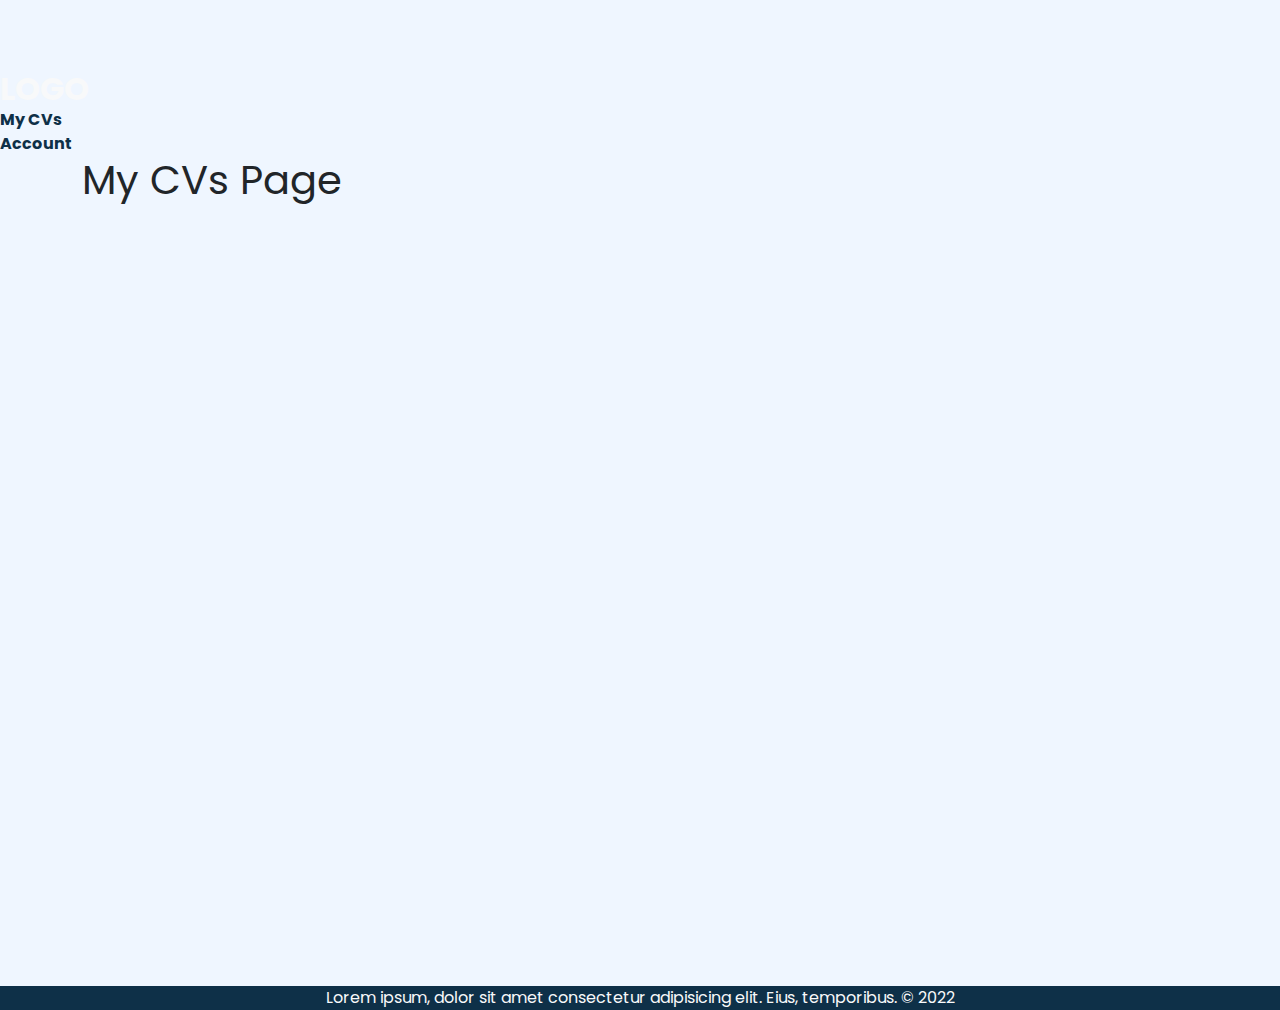
<file: pages/my_cvs.html>
<!DOCTYPE html>
<html lang="en">
  <head>
    <meta charset="UTF-8" />
    <meta http-equiv="X-UA-Compatible" content="IE=edge" />
    <meta name="viewport" content="width=device-width, initial-scale=1.0" />
    <title>My CVs</title>
    <link rel="stylesheet" href="../css/swiper-bundle.css" />
    <link rel="stylesheet" href="../css/all.min.css" />
    <link rel="stylesheet" href="../css/bootstrap.min.css" />
    <link rel="stylesheet" href="../css/index.css" />
  </head>
  <body>
    <!-- ====================== START HEADER ====================== -->

    <header>
      <div class="header-content">
        <a href="#" class="logo h2 m-0 fw-bold text-light"> LOGO </a>

        <ul class="header-links">
          <li class="header-item">
            <a href="#" class="header-link">My CVs</a>
          </li>

          <li class="header-item">
            <a href="#" class="header-link">Account</a>
          </li>
        </ul>
      </div>
    </header>

    <!-- ====================== END HEADER ====================== -->

    <!-- ====================== START MAIN CONTENT ====================== -->

    <main class="my_cvs-page">
      <div class="container">
        <h1>My CVs Page</h1>
      </div>
    </main>

    <!-- ====================== END MAIN CONTENT ====================== -->

    <!-- ====================== START FOOTER ====================== -->

    <footer>
      <div class="footer-content">
        <p class="footer-text text-center m-0 text-light">
          Lorem ipsum, dolor sit amet consectetur adipisicing elit. Eius,
          temporibus. &copy; 2022
        </p>
      </div>
    </footer>

    <!-- ====================== END HEADER ====================== -->

    <!-- SCRIPT -->
    <script src="../js/swiper-bundle.min.js"></script>
    <script src="../js/bootstrap.bundle.min.js"></script>
    <script src="../js/index.js"></script>
  </body>
</html>
</file>
<file: css/index.css>
/* ====================== START GLOBAL ====================== */

/* FONTS */
@font-face {
  font-family: "Poppins";
  src: url("../siteFonts/Poppins/Poppins-Regular.ttf");
}

@font-face {
  font-family: "Poppins";
  src: url("../siteFonts/Poppins/Poppins-Bold.ttf");
  font-weight: bold;
}

/* VARIABLES */
:root {
  /* COLORS */
  --primary-color: #1a73e8;
  --second-color: #ffca2a;

  --light-color: #fff;
  --dark-color: #0e3048;
  --gray-color: #d3d9dd;

  --blue-light-color: #eff6ff;
  --blue-dark-color: #1a73e842;

  --body-color: #eff6ff;

  /* HOVER COLORS */
  --primary-hover: #1967d2;

  /* LINES COLORS */
  --gray-line-color: #8094a233;

  /* FONT SIZES */
  --h1-size: 40px;
  --h2-size: 32px;
  --h3-size: 28px;
  --h4-size: 24px;
  --h5-size: 20px;
  --h6-size: 16px;
  --h7-size: 14px;
  --h8-size: 12px;

  --template-font: 20px;

  /* WIDTH & HEIGHT */
  --header-height: 70px;

  /* ANIMATIONS */
  --transition-5: ease-in-out 0.5s;

  /* SHADOW */
  --shadow-1: 0 10px 0 #06162165;
}

@media (max-width: 600px) {
  :root {
    /* FONT SIZES */
    --h1-size: 35px;
    --h2-size: 28px;
    --h3-size: 23px;
    --h4-size: 20px;
    --h5-size: 18px;
    --h6-size: 14px;
    --h7-size: 12px;
    --h8-size: 10px;

    /* WIDTH & HEIGHT */
    --header-height: 50px;
  }
}

body {
  font-family: "Poppins", sans-serif;
  margin-top: var(--header-height);
  background-color: var(--body-color);
}

/* width */
::-webkit-scrollbar {
  width: 7px;
}

/* Track */
::-webkit-scrollbar-track {
  box-shadow: inset 0 0 5px var(--gray-color);
}

/* Handle */
::-webkit-scrollbar-thumb {
  background: var(--primary-color);
  border-radius: 10px;
}

/* Handle on hover */
::-webkit-scrollbar-thumb:hover {
  background: var(--primary-hover);
}

a {
  display: block;
  text-decoration: none;
  color: var(--dark-color);
}

a:hover {
  color: var(--dark-color);
}

ul {
  padding: 0;
  margin: 0;
  list-style: none;
}

.form-control {
  border-color: var(--gray-line-color);
  font-size: var(--h7-size);
  padding: 15px 10px;
  background-color: var(--light-color);
  color: var(--dark-color);
}

.form-control:focus {
  box-shadow: -1px 0px 14px 0px rgb(26 115 232 / 14%) !important;
  border-color: var(--gray-line-color);
  background-color: var(--light-color);
  color: var(--dark-color);
}

.modal .modal-content {
  background-color: var(--light-color);
}

.modal .modal-content .modal-title {
  color: var(--dark-color);
  font-size: var(--h5-size) !important;
}

.modal .modal-content .btn-close {
  color: var(--dark-color);
  background-image: none;
  font-size: var(--h3-size);
}

.card {
  border-color: var(--gray-line-color);
  background-color: var(--light-color);
}

.text-warning {
  color: #ffcc00 !important;
}

.bg-warning {
  background-color: #ffcc00 !important;
}

.bg-warning-opacity {
  background-color: #fff7d768 !important;
}

.text-success {
  color: #10b981 !important;
}

.bg-success {
  background-color: #10b981 !important;
}

.bg-success-opacity {
  background-color: #dbfff37e !important;
}

.text-primary {
  color: var(--primary-color) !important;
}

.bg-primary {
  background-color: var(--primary-color) !important;
}

.bg-primary-opacity {
  background-color: #ddedff7c !important;
}

.btn {
  padding: 8px 15px;
  font-weight: bold;
  transition: var(--transition-5);
  font-size: var(--h7-size);
  align-items: center;
  justify-content: center;
  gap: 5px;
}

.btn-xl {
  padding: 9px 50px;
  border-radius: 10px;
  font-size: var(--h5-size);
}

.btn-success {
  background-color: #10b981;
  border-color: #10b981;
}

.btn-success:hover {
  background-color: #08875c;
  border-color: #08875c;
}

.btn-primary {
  background: var(--primary-color) !important;
  border-color: var(--primary-color) !important;
}

.btn-primary:hover {
  background-color: var(--primary-hover);
  border-color: var(--primary-hover);
  box-shadow: -1px 0px 13px 0px rgb(26 115 232 / 44%) !important;
}

.page-title {
  font-weight: bold;
  font-size: var(--h1-size);
  color: var(--dark-color);
  margin-bottom: 20px;
}

@media (max-width: 600px) {
  .page-title {
    font-size: var(--h2-size);
    margin-bottom: 10px;
  }
}

.section-title {
  font-weight: bold;
  font-size: var(--h2-size);
  color: var(--dark-color);
}

.accordion .accordion-button {
  font-size: var(--h6-size);
  background-color: var(--light-color);
}

.accordion .accordion-button .text {
  color: var(--dark-color);
  font-size: var(--h7-size);
}

.accordion .accordion-button .icon {
  position: absolute;
  right: 15px;
  color: var(--dark-color);
  font-size: var(--h7-size);
}

.accordion .accordion-button.collapsed .icon {
  transform: rotate(-180deg);
}

.accordion .accordion-body {
  font-size: var(--h6-size);
  background-color: var(--body-color);
  color: var(--dark-color);
  font-size: var(--h7-size);
}

.accordion-button:not(.collapsed)::after,
.accordion-button::after {
  background-image: none;
}

.accordion-item {
  border-color: var(--gray-line-color);
}

.accordion-button:not(.collapsed) {
  box-shadow: none;
  border-bottom: 1px solid var(--gray-line-color);
}

/* ====================== END GLOBAL ====================== */

/* ====================== START HEADER ====================== */

header .navbar {
  background-color: var(--light-color);
  height: var(--header-height);
  box-shadow: 0 0 10px var(--gray-line-color);
}

header .navbar-brand,
header .navbar-brand img {
  width: 180px;
}

@media (max-width: 600px) {
  header .navbar-brand,
  header .navbar-brand img {
    width: 120px;
  }
}

header .desktop-links .navbar-nav .dropdown-menu {
  position: absolute;
  right: 0;
  left: initial;
}

@media (max-width: 600px) {
  header .desktop-links .navbar-nav {
    display: none !important;
  }
}

header .logo,
header .logo img {
  width: 200px;
}

header a {
  color: var(--dark-color) !important;
  font-weight: bold;
}

header .desktop-links a:hover,
header .desktop-links a:focus {
  color: var(--dark-color);
}

header .desktop-links .navbar-nav .nav-link {
  font-size: var(--h7-size);
  display: flex;
  align-items: center;
  gap: 5px;
  height: calc(var(--header-height) - 15px);
  padding: 10px;
  border-radius: 5px;
  transition: var(--transition-5);
  font-weight: bold;
}

@media (min-width: 601px) {
  header .mobile-links,
  header .offcanvas-backdrop {
    display: none;
  }
}

header .mobile-links .nav-link.active,
header .mobile-links .nav-link:hover,
header .mobile-links .nav-link:focus,
header .desktop-links .navbar-nav .nav-link.active,
header .desktop-links .navbar-nav .nav-link:focus,
header .desktop-links .navbar-nav .nav-link:hover,
header .desktop-links .navbar-nav .dropdown-menu .dropdown-item.active,
header .desktop-links .navbar-nav .dropdown-menu .dropdown-item:hover {
  background-color: var(--blue-light-color);
  color: var(--dark-color);
}

header .desktop-links .navbar-nav .nav-link img.icon {
  width: 30px;
  height: 30px;
  border-radius: 50%;
}

header .desktop-links .navbar-nav .dropdown-menu {
  padding: 0;
  min-width: 250px;
  overflow: hidden;
  border-color: var(--gray-line-color);
  background-color: var(--light-color);
}

header .desktop-links .navbar-nav .dropdown-menu .dropdown-item {
  padding: 10px;
  display: flex;
  align-items: center;
  gap: 5px;
  transition: var(--transition-5);
}

header .mobile-links {
  background-color: var(--light-color);
}

header .mobile-links .nav-link {
  padding: 10px;
  border-radius: 8px;
  font-weight: bold;
  display: flex;
  align-items: center;
  gap: 5px;
  font-size: var(--h7-size);
}

header .mobile-links .nav-link .icon,
header .mobile-links .nav-link i {
  width: 30px;
  height: 30px;
  display: flex;
  align-items: center;
  justify-content: center;
  border-radius: 50%;
}

header .navbar-toggler {
  border: none;
  width: 50px;
  height: calc(var(--header-height) - 15px);
  display: flex;
  flex-direction: column;
  justify-content: center;
  gap: 5px;
  background-color: var(--blue-light-color);
}

@media (max-width: 600px) {
  header .navbar-toggler {
    display: flex !important;
    height: calc(var(--header-height) - 15px);
  }
}

header .navbar-toggler span {
  width: 100%;
  height: 2px;
  border-radius: 20px;
  background-color: var(--dark-color);
  display: block;
}

header .mobile-links .offcanvas-header .btn-close {
  color: var(--dark-color);
  opacity: 1 !important;
  background-image: none;
  display: flex;
  align-items: center;
  justify-content: center;
  font-size: var(--h3-size);
}

header .mobile-links .offcanvas-header .offcanvas-title {
  color: var(--dark-color);
}

header .language-toggle,
header .dark-mode-toggle {
  height: calc(var(--header-height) - 15px);
  width: 30px;
  /* border-radius: 5px; */
  cursor: pointer;
  font-size: var(--h5-size);
  display: flex;
  align-items: center;
  justify-content: center;
  transition: var(--transition-5);
  color: var(--dark-color);
}

@media (max-width: 600px) {
  header .language-toggle,
  header .dark-mode-toggle {
    width: 30px;
  }
}

header .language-toggle img {
  width: 25px;
}

@media (max-width: 600px) {
  header .language-toggle img {
    width: 20px;
  }
}

/* ====================== END HEADER ====================== */

/* ====================== START FOOTER ====================== */

footer {
  background-color: var(--dark-color);
}

.top-footer {
  border-bottom: 1px solid var(--gray-line-color);
  padding: 10px;
}

.top-footer .logo,
.top-footer .logo img {
  width: 250px;
}

@media (max-width: 600px) {
  .top-footer .links {
    gap: 8px !important;
    justify-content: center;
  }
}

.top-footer .links a {
  color: var(--light-color);
  font-size: var(--h7-size);
  transition: var(--transition-5);
}

.top-footer .links a:hover {
  color: var(--primary-color);
}

.bottom-footer {
  padding: 10px;
}

.bottom-footer .footer-text {
  color: var(--gray-color);
  font-size: var(--h7-size);
}

/* ====================== END FOOTER ====================== */

/* ******************************************* START MAIN CONTENT ******************************************* */
main {
  min-height: calc(100vh - var(--header-height));
}

main section {
  padding: 50px 0;
}

@media (max-width: 600px) {
  main section {
    padding: 30px 0;
  }
}

/* ====================== START HOME PAGE ====================== */

/* ==== START LOGIN SECTION ==== */

.login-section {
  display: flex;
  align-items: center;
  justify-content: center;
  min-height: calc(100vh - var(--header-height));
}

.login-section .login-title {
  font-size: var(--h1-size);
  font-weight: bold;
  margin-bottom: 20px;
  color: var(--dark-color);
}

.login-section hr {
  color: var(--gray-line-color);
}

/* ==== END LOGIN SECTION ==== */

/* ==== START hero section ==== */
.hero-section h1 {
  font-weight: 700;
  font-size: calc(var(--h1-size) + 8px);
  color: var(--dark-color);
}

.hero-section .col p {
  font-size: var(--h4-size);
  line-height: 1.4;
  font-weight: 400;
  color: var(--dark-color);
  padding: 10px 0;
}

.hero-section .image {
  width: 450px;
}

.hero-section .image img {
  width: 100%;
  border-radius: 8px;
}

@media (max-width: 991px) {
  .hero-section .image {
    width: 350px;
  }
}

@media (max-width: 800px) {
  .col {
    display: block;
    margin: auto;
    text-align: center;
    align-items: center;
  }
  .hero-section h1 {
    font-size: var(--h3-size);
  }
  .hero-section p {
    font-size: var(--h7-size);
  }
  .hero-section .image {
    padding-top: 20px;
    width: 300px;
    margin: auto;
  }
}

/* ==== end hero section ==== */

/* ==== START Advantages section ==== */
.advantages-section {
  background-color: var(--light-color);
}

.advantages-section .adv-card {
  display: flex;
  align-items: center;
  flex-direction: column;
  gap: 3px;
}

.advantages-section .adv-card .adv-icon {
  border-radius: 10px;
  border: 3px solid;
  font-size: var(--h2-size);
  width: 60px;
  height: 60px;
  display: flex;
  align-items: center;
  justify-content: center;
}

@media (max-width: 600px) {
  .advantages-section .adv-card .adv-icon {
    width: 50px;
    height: 50px;
  }
}

.advantages-section .adv-card .adv-icon.blue {
  color: #3b82f6;
  border-color: #b5d5fc;
  background: #e4eefa;
}

.advantages-section .adv-card .adv-icon.green {
  color: #10b981;
  border-color: #9ff1cb;
  background: #e2fff1;
}

.advantages-section .adv-card .adv-icon.yellow {
  color: #f6a926;
  border-color: #ffe684;
  background: #faf5e1;
}

.advantages-section .adv-card h3 {
  color: var(--dark-color);
  font-weight: 500;
  font-size: var(--h4-size);
  font-weight: bold;
  margin-top: 10px;
  margin-bottom: 0;
}

.advantages-section .adv-card p {
  color: var(--dark-color);
  font-size: var(--h7-size);
  opacity: 0.7;
  margin: 0;
}

/* ==== END Advantages section ==== */

/*  ==== START STATISTICS SECTION ==== */

section.statistics-section .card {
  position: relative;
  overflow: hidden;
  padding: 10px 0;
}

section.statistics-section .card .icon {
  position: absolute;
  left: 5px;
  bottom: -32px;
  z-index: -1;
  font-size: calc(var(--h1-size) * 2.5);
  opacity: 0.7;
}

section.statistics-section .card .text {
  font-size: var(--h7-size);
  font-weight: bold;
  color: var(--dark-color);
  margin-bottom: -12px;
}

section.statistics-section .card .count {
  font-weight: bold;
  font-size: calc(var(--h1-size) * 2);
  color: var(--dark-color);
  line-height: 1;
}

@media (max-width: 600px) {
  section.statistics-section .card .count {
    font-size: calc(var(--h1-size) * 1.5);
    line-height: 1.1;
  }
}

/*  ==== END STATISTICS SECTION ==== */

/*  ==== START Different Conbinations Section ==== */
.different-conbinations-section {
  background-color: var(--light-color);
}

.different-conbinations-section .conbinations-text {
  font-size: calc(var(--h5-size) - 2px);
  margin-bottom: 5px;
  opacity: 0.8;
  color: var(--dark-color);
}

.different-conbinations-section .conbinations-title {
  font-weight: bold;
  width: 220px;
  font-size: var(--h2-size);
  color: var(--primary-color);
}

@media (max-width: 600px) {
  .different-conbinations-section .conbinations-image img {
    width: 250px !important;
  }
}

/*  ==== END Different Conbinations Section ==== */

/* ==== START SUBSCRIPTION SECTION ==== */

.subscription-section .card {
  min-height: 480px;
}

.subscription-section .card-head .card-title {
  font-size: var(--h4-size);
  font-weight: bold;
  color: var(--dark-color);
}

.subscription-section .card-price .price .before-discount {
  color: var(--dark-color);
  opacity: 0.7;
  text-decoration: line-through;
  font-size: var(--h7-size);
}

.subscription-section .card-price .price .after-discount {
  font-size: var(--h7-size);
  padding: 4px 8px;
  border-radius: 20px;
}

.subscription-section .card-price .price .dollar {
  font-size: var(--h5-size);
  color: var(--dark-color);
}

.subscription-section .card-price .price .dollar span {
  font-size: calc(var(--h1-size) + 8px);
  font-weight: bold;
  display: block;
}

.subscription-section .card-price .subscripe-btn {
  width: 60%;
}

.subscription-section .card-list {
  border-top: 2px solid var(--gray-line-color);
  padding: 15px;
  margin-top: 30px;
}

.subscription-section .card-list .list-item {
  color: var(--dark-color);
  font-size: var(--h7-size);
  line-height: 2.5;
  display: flex;
  align-items: center;
  gap: 5px;
}

.subscription-section .card-list .list-item .icon {
  color: #08875c;
  font-size: var(--h6-size);
}

.subscription-section .card-list .list-item .icon.fa-times {
  color: #e11d58;
}

/* ==== END SUBSCRIPTION SECTION ==== */

/* ====================== END HOME PAGE ====================== */

/* ====================== START Frequent Section ====================== */
.frequent-section .card .question {
  font-weight: bold;
  color: var(--dark-color);
  font-size: var(--h3-size);
}

.frequent-section .card .answer {
  font-size: var(--h7-size);
  color: var(--dark-color);
  line-height: 1.8;
}

.frequent-section .card ul {
  list-style: unset;
  font-size: var(--h7-size);
  color: var(--dark-color);
  line-height: 1.8;
}

.frequent-section .card .description {
  color: var(--dark-color);
  font-size: var(--h7-size);
}
/* ====================== END Frequent Section ====================== */

/* ====================== START CREATE CV PAGE ====================== */

.create-cv-page {
  display: flex;
}

.create-cv-page .cv-form,
.create-cv-page .cv-preview {
  flex: 1;
  padding: 15px;
}

.create-cv-page .cv-form {
  background-color: var(--light-color);
  overflow-y: auto;
}

.create-cv-page .cv-form section {
  padding-top: 10px;
  padding-bottom: 20px;
}

.create-cv-page .cv-form .section-title {
  font-size: var(--h3-size);
  margin-bottom: 30px;
  position: relative;
  padding-left: 20px;
  background-color: var(--blue-light-color);
}

.create-cv-page .cv-form .section-title::after {
  content: "";
  position: absolute;
  left: 0;
  top: 0;
  width: 8px;
  height: 100%;
  background-color: var(--primary-color);
}

.create-cv-page .cv-form .row {
  gap: 7px 0;
}

.form-uploader-item label.form-uploader-label {
  cursor: pointer;
  width: 150px;
  height: 150px;
  border: 1px dashed var(--primary-color);
  border-radius: 5px;
  padding: 5px;
  display: flex;
  align-items: center;
  justify-content: center;
  font-size: var(--h8-size);
  color: var(--primary-color);
  font-weight: bold;
  transition: var(--transition-5);
}

.form-uploader-item label.form-uploader-label:hover {
  background-color: var(--blue-light-color);
}

.form-uploader-item label.form-uploader-label .content {
  display: flex;
  align-items: center;
  flex-direction: column;
}

.form-uploader-item label.form-uploader-label .content .icon {
  font-size: var(--h1-size);
}

.form-uploader-item input.form-uploader {
  display: none;
}

.create-cv-page .cv-form .form-item label {
  font-weight: bold;
  font-size: var(--h8-size);
  color: var(--dark-color);
  margin-bottom: 5px;
}

.create-cv-page .cv-form .add-more:hover {
  opacity: 0.7;
}

.create-cv-page .cv-form .add-more {
  font-size: var(--h7-size);
  outline: none;
  border: none;
  background-color: none;
  display: flex;
  align-items: center;
  justify-content: center;
  gap: 5px;
  width: 100%;
  padding: 10px;
  color: var(--primary-color);
  font-weight: bold;
  background-color: var(--blue-light-color);
  border-radius: 5px;
  transition: var(--transition-5);
}

.create-cv-page {
  max-height: calc(100vh - var(--header-height));
  overflow: hidden;
}

.create-cv-page .cv-preview #template {
  background-color: var(--light-color);
  width: 70%;
  height: 95%;
  margin: 0 auto;
  display: flex;
  align-items: center;
  justify-content: center;
}

.create-cv-page .cv-preview .actions {
  margin-top: 10px;
  display: flex;
  align-items: center;
  justify-content: center;
  gap: 10px;
}

/* ====================== END CREATE CV PAGE  ====================== */

/* ====================== START DOWNLOAD PAGE  ====================== */

.download-page {
  margin-top: 100px;
}

.download-page .actions {
  width: 1000px;
  margin: 0 auto 20px;
  display: flex;
  align-items: center;
  gap: 10px;
}

.download-page .actions select {
  max-width: 100px;
}

.template-view {
  width: 800px;
  min-height: 1102px;
  background-color: #fff;
  margin: auto;
  margin-bottom: 20px;
  padding: 50px;
  user-select: none;
  overflow: hidden;
  position: relative;
}

.template_name {
  font-size: 30px;
  text-align: center;
  font-weight: bold;
  margin-bottom: 20px;
  position: relative;
}

.template_sec-title {
  font-size: 20px;
  font-weight: bold;
  color: #1a73e8;
}

.template_text {
  font-size: 14px;
  background-color: #1a73e8;
  color: #fff;
  padding: 10px;
}

/* ====================== END DOWNLOAD PAGE  ====================== */

/* ******************************************* END MAIN CONTENT ******************************************* */
</file>
